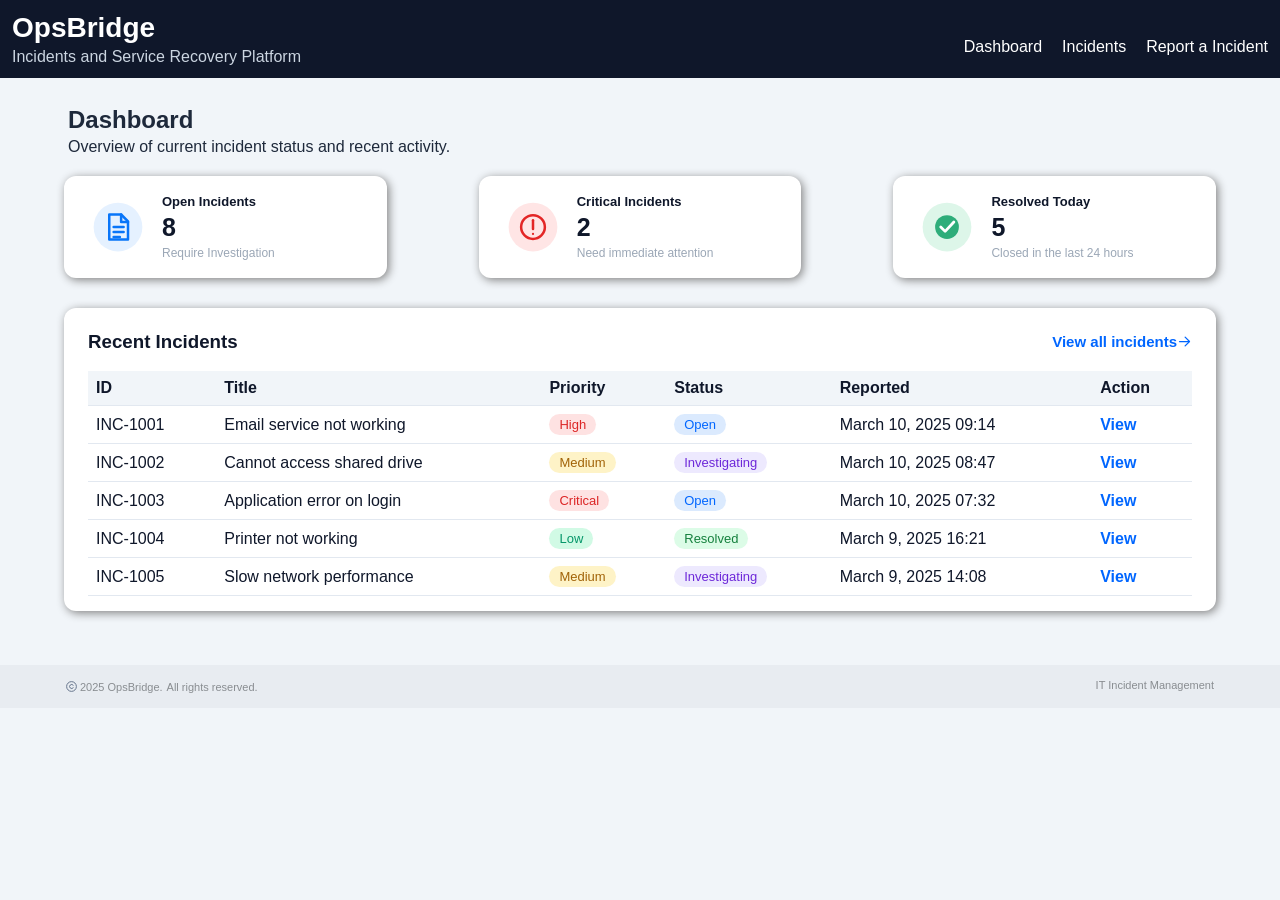
<file: index.html>
<!DOCTYPE html>
<html lang="en">
    <head>
        <meta charset="UTF-8">
        <meta name="viewport" content="width=device-width, initial-scale=1.0">
        <link rel="stylesheet" href="style.css">
        <title>OpsBridge | Dashboard</title>
    </head>
    <body>
        <header>
            <div>
                <h1>OpsBridge</h1>
                <p>Incidents and Service Recovery Platform</p>
            </div>

            <nav>
                <a href="index.html" aria-current="page">Dashboard</a>
                <a href="incidents.html">Incidents</a>
                <a href="report-incident.html">Report a Incident</a>
            </nav>
        </header>
        <main>
            <section class="page_details">
                <h2>Dashboard</h2>
                <p>Overview of current incident status and recent activity.</p>
            </section>
            <div class="cards_section">
                <div class="dashboard_cards">
                    <div class="cards_image" id="open_incident_image">
                        <img src="/assests/open-incidents.svg" width="60px" alt="open incidents">
                    </div>
                    <div class="cards_details" id="open_incident_details">
                        <p class="incident_status">Open Incidents</p>
                        <p class="incident_number">8</p>
                        <p class="incident_other_detail">Require Investigation</p>
                    </div>
                </div>

                <div class="dashboard_cards">
                    <div class="cards_image" id="critical_incident_image">
                        <img src="/assests/critical-incidents.svg" width="60px" alt="critical incidents">
                    </div>
                    <div class="cards_details" id="critical_incident_details">
                        <p class="incident_status">Critical Incidents</p>
                        <p class="incident_number">2</p>
                        <p class="incident_other_detail">Need immediate attention</p>
                    </div>
                </div>

                <div class="dashboard_cards">
                    <div class="cards_image" id="resolved_incident_image">
                        <img src="/assests/resolved-today.svg" width="60px" alt="resolved incidents">
                    </div>
                    <div class="cards_details" id="resolved_incident_details">
                        <p class="incident_status">Resolved Today</p>
                        <p class="incident_number">5</p>
                        <p class="incident_other_detail">Closed in the last 24 hours</p>
                    </div>
                </div>
            </div>

            <section class="incident_table_section">
                <div class="incident_table_details">
                    <h3>Recent Incidents</h3>
                    <div class="view_all_incident_section">
                        <a href="incidents.html">View all incidents</a>
                        <img src="/assests/right-arrow.svg" width="15px" alt="right arrow">
                    </div>
                </div>
                <div>
                    <table>
                        <thead>
                            <tr>
                                <th scope="col">ID</th>
                                <th scope="col">Title</th>
                                <th scope="col">Priority</th>
                                <th scope="col">Status</th>
                                <th scope="col">Reported</th>
                                <th scope="col">Action</th>
                            </tr>
                        </thead>
                        <tbody>
                            <tr>
                                <td>INC-1001</td>
                                <td>Email service not working</td>
                                <td><span class="badge priority-high">High</span></td>
                                <td><span class="badge status-open">Open</span></td>
                                <td>March 10, 2025 09:14</td>
                                <td><a href="index.html">View</a></td>
                            </tr>
                            <tr>
                                <td>INC-1002</td>
                                <td>Cannot access shared drive</td>
                                <td><span class="badge priority-medium">Medium</span></td>
                                <td><span class="badge status-investigating">Investigating</span></td>
                                <td>March 10, 2025 08:47</td>
                                <td><a href="index.html">View</a></td>
                            </tr>
                            <tr>
                                <td>INC-1003</td>
                                <td>Application error on login</td>
                                <td><span class="badge priority-critical">Critical</span></td>
                                <td><span class="badge status-open">Open</span></td>
                                <td>March 10, 2025 07:32</td>
                                <td><a href="index.html">View</a></td>
                            </tr>
                            <tr>
                                <td>INC-1004</td>
                                <td>Printer not working</td>
                                <td><span class="badge priority-low">Low</span></td>
                                <td><span class="badge status-resolved">Resolved</span></td>
                                <td>March 9, 2025 16:21</td>
                                <td><a href="index.html">View</a></td>
                            </tr>
                            <tr>
                                <td>INC-1005</td>
                                <td>Slow network performance</td>
                                <td><span class="badge priority-medium">Medium</span></td>
                                <td><span class="badge status-investigating">Investigating</span></td>
                                <td>March 9, 2025 14:08</td>
                                <td><a href="index.html">View</a></td>
                            </tr>
                        </tbody>
                    </table>
                </div>
            </section>
        </main>
        <footer>
            <div class="footer-section">
                <div class="copyright-section">
                    <div class="copyright-img-div">
                        <img src="/assests/copyright.svg" width="13px" alt="copyright">
                        <a href="index.html">2025 OpsBridge.</a>
                        <p>All rights reserved.</p>
                    </div>
                </div>
                <div>
                    <p>IT Incident Management</p>
                </div>
            </div>
        </footer>
    </body>
</html>
</file>
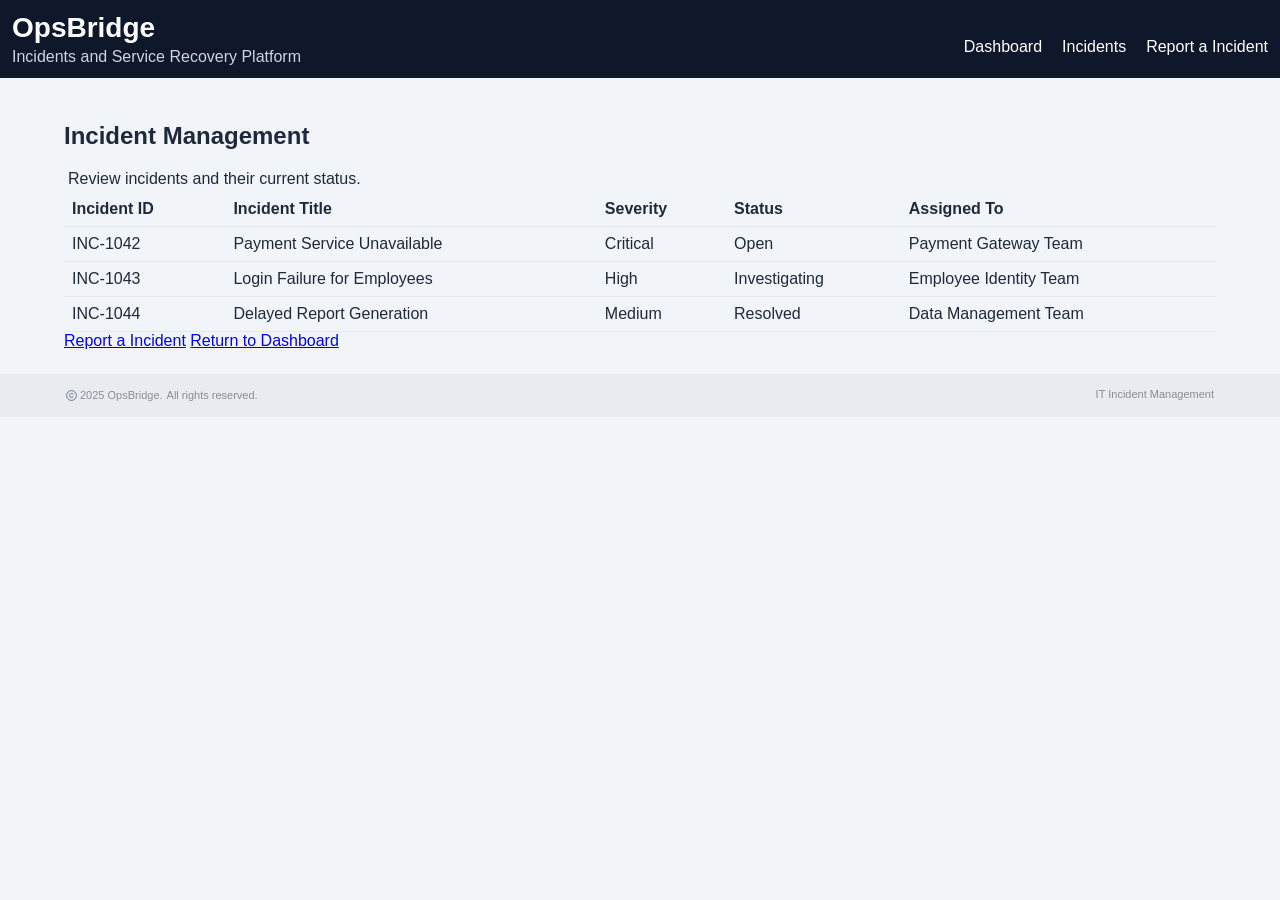
<file: incidents.html>
<!DOCTYPE html>
<html lang="en">
    <head>
        <meta charset="UTF-8">
        <meta name="viewport" content="width=device-width, initial-scale=1.0">
        <link rel="stylesheet" href="style.css">
        <title>OpsBridge | All Incidents</title>
    </head>
    <body>
        <header>
            <div>
                <h1>OpsBridge</h1>
                <p>Incidents and Service Recovery Platform</p>
            </div>

            <nav>
                <a href="index.html" aria-current="page">Dashboard</a>
                <a href="incidents.html">Incidents</a>
                <a href="report-incident.html">Report a Incident</a>
            </nav>
        </header>
        <main>
            <h2>Incident Management</h2>
            <p>Review incidents and their current status.</p>

            <table>
                <thead>
                    <tr>
                        <th scope="col">Incident ID</th>
                        <th scope="col">Incident Title</th>
                        <th scope="col">Severity</th>
                        <th scope="col">Status</th>
                        <th scope="col">Assigned To</th>
                    </tr>
                    </thead>
                <tbody>
                    <tr>
                        <td>INC-1042</td>
                        <td>Payment Service Unavailable</td>
                        <td>Critical</td>
                        <td>Open</td>
                        <td>Payment Gateway Team</td>
                    </tr>
                    <tr>
                        <td>INC-1043</td>
                        <td>Login Failure for Employees</td>
                        <td>High</td>
                        <td>Investigating</td>
                        <td>Employee Identity Team</td>
                    </tr>
                    <tr>
                        <td>INC-1044</td>
                        <td>Delayed Report Generation</td>
                        <td>Medium</td>
                        <td>Resolved</td>
                        <td>Data Management Team</td>
                    </tr>
                </tbody>
            </table>
            <section>
                <a href="report-incident.html">Report a Incident</a>
                <a href="index.html">Return to Dashboard</a>
            </section>
        </main>
        <footer>
            <div class="footer-section">
                <div class="copyright-section">
                    <div class="copyright-img-div">
                        <img src="/assests/copyright.svg" width="13px" alt="copyright">
                        <a href="index.html">2025 OpsBridge.</a>
                        <p>All rights reserved.</p>
                    </div>
                </div>
                <div>
                    <p>IT Incident Management</p>
                </div>
            </div>
        </footer>
    </body>
</html>
</file>
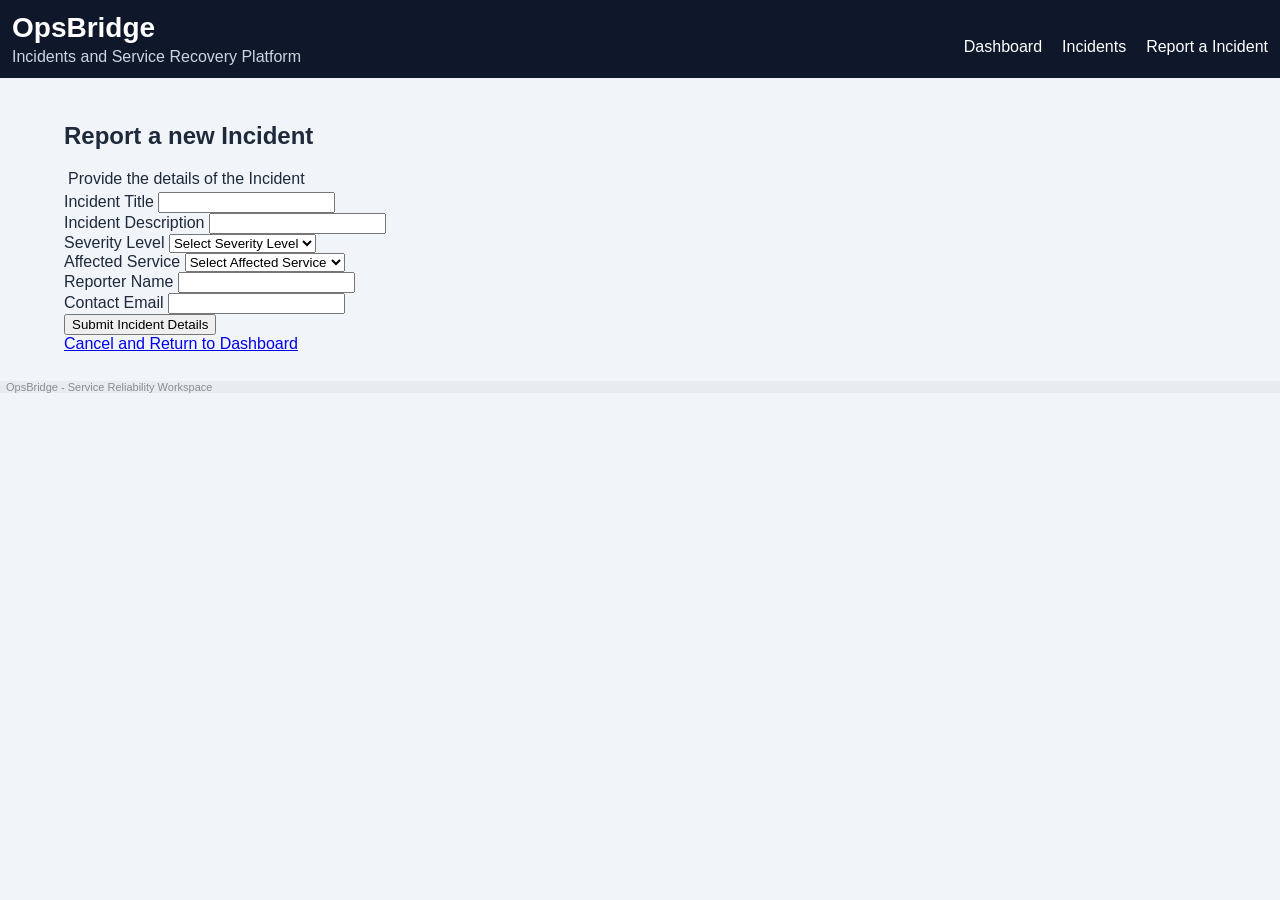
<file: report-incident.html>
<!DOCTYPE html>
<html lang="en">
    <head>
        <meta charset="UTF-8">
        <meta name="viewport", content="width=device-width, initial-scale1.0">
        <link rel="stylesheet" href="style.css">
        <title>OpsBridge | Report Incident</title>
    </head>
    <body>
        <header>
            <div>
                <h1>OpsBridge</h1>
                <p>Incidents and Service Recovery Platform</p>
            </div>

            <nav>
                <a href="index.html" aria-current="page">Dashboard</a>
                <a href="incidents.html">Incidents</a>
                <a href="report-incident.html">Report a Incident</a>
            </nav>
        </header>
        <main>
            <h2>Report a new Incident</h2>
            <p>Provide the details of the Incident</p>

            <form action="submit" method="get" class="report-form"
                <div>
                    <label for="incident_title">Incident Title</label>
                    <input 
                    type="text"
                    id="incident_title"
                    maxlength="100"
                    required
                    >
                </div>

                <div>
                    <label for="incident_description">Incident Description</label>
                    <input
                    type="text"
                    id="incident_description"
                    rows=5
                    required
                    >
                </div>

                <div>
                    <label for="severity_level">Severity Level</label>
                    <select name="severity" id="severity_level" required>
                        <option value="">Select Severity Level</option>
                        <option value="low">Low</option>
                        <option value="medium">Medium</option>
                        <option value="high">High</option>
                        <option value="critical">Critical</option>
                    </select>
                </div>

                <div>
                    <label for="affected_service">Affected Service</label>
                    <select name="affected_service" id="affected_service" required>
                        <option value="">Select Affected Service</option>
                        <option value="payments">Payment Service</option>
                        <option value="identity">Identity and Login</option>
                        <option value="reporting">Reporting Service</option>
                        <option value="network">Corporate Network</option>
                    </select>
                </div>

                <div>
                    <label for="reporter_name">Reporter Name</label>
                    <input
                    type="text"
                    id="reporter_name"
                    name="reporter_name"
                    required
                    >
                </div>

                <div>
                    <label for="contact_email">Contact Email</label>
                    <input
                    type="email"
                    id="contact_email"
                    name="contact_email"
                    required
                    >
                </div>

                <button type="submit">Submit Incident Details</button>
            </form>

            <a href="index.html">Cancel and Return to Dashboard</a>
        </main>
        <footer>
            <p>OpsBridge - Service Reliability Workspace</p>
        </footer>
    </body>
</html>
</file>
<file: style.css>
* {
    box-sizing: border-box;
}

body {
    margin: 0;
    background-color: #f1f5f9;
    color: #1e293b;
    font-family: Arial, Helvetica, sans-serif;
    font-size: 16px;
}

header {
    display: flex;
    justify-content: space-between;
    background-color: #0f172a;
    color: #ffffff;
    padding: 12px;
}

header h1 {
    margin: 0;
    font-size: 28px;
}

header p {
    margin: 4px 0 0;
    color: #cbd5e1;
}

nav {
    display: flex;
    align-items: center;
    gap: 20px;
    margin-top: 16px;
}

nav a {
    text-decoration: none;
    color: #ffffff;
    padding: 4px 0;
}

nav a:hover {
    text-decoration: underline;
}

main {
    width: 100%;
    max-width: 1200px;
    margin: 0 auto;
    padding: 24px;
}

.page_details h2, p {
    margin: 4px;
}

.cards_section {
    display: flex;
    justify-content: space-between;
    margin: 20px 0px;
}

.dashboard_cards {
    width: 28%;
    display: flex;
    justify-content: flex-start;
    background-color: #ffffff;
    color: #0f172a;
    padding: 4px 24px;
    box-shadow: 2px 2px 10px gray;
    border-radius: 12px;
}

.cards_image {
    display: flex;
    align-items: center;
}

.cards_details p {
    margin: 4px;
}

.cards_details {
    padding: 10px;
}

.incident_number {
    font-size: 25px;
    font-weight: bolder;
}

.incident_status {
    font-size: 13px;
    font-weight: bold;
}

.incident_other_detail {
    font-size: 12px;
    color: #9ba7b6;
}

.incident_table_section {
    background-color: #ffffff;
    color: #0f172a;
    padding: 4px 24px 15px 24px;
    box-shadow: 2px 2px 10px gray;
    border-radius: 12px;
    margin: 30px 0;
}

.incident_table_details {
    display: flex;
    justify-content: space-between;
}

.incident_table_details a {
    font-size: 15px;
    font-weight: bold;
    color: #0066ff;
    text-decoration: none;
}

.view_all_incident_section {
    display: flex;
    justify-content: space-around;
    align-items: center;
}

table {
    width: 100%;
    border-collapse: collapse;
}

thead {
    text-align: left;
}

thead th {
    background-color: #f1f5f9;
    padding: 8px;
}

tbody td {
    padding: 8px;
}

.badge {
  display: inline-block;
  padding: 4px 10px;
  border-radius: 20px;
  font-size: 13px;
  font-weight: 500;
  line-height: 1;
  white-space: nowrap;
}

.priority-high,
.priority-critical {
  color: #DC2626;
  background-color: #FEE2E2;
}

.priority-medium {
  color: #A16207;
  background-color: #FEF3C7;
}

.priority-low {
  color: #059669;
  background-color: #D1FAE5;
}

.status-open {
  color: #0066FF;
  background-color: #DBEAFE;
}

.status-investigating {
  color: #6D28D9;
  background-color: #EDE9FE;
}

.status-resolved {
  color: #15803D;
  background-color: #DCFCE7;
}

td a {
    font-weight: bold;
    color: #0066ff;
    text-decoration: none;
}

th, td {
    border-bottom: 1px solid #e2e8f0;
}

tbody tr:hover {
    background-color: #f8fafc;
}

footer {
    font-size: 11px;
    background-color: #e8ecf1;
}

.footer-section {
    width: 100%;
    max-width: 1200px;
    display: flex;
    justify-content: space-between;
    margin: 0 auto;
    padding: 10px 20px;
}

.copyright-img-div {
    display: flex;
    align-items: center;
    margin: auto;
    padding: 5px;
}

.copyright-img-div p {
    margin: 0;
}

footer a,
footer p {
    color: #898d91;
    padding: 0 2px;
    text-decoration: none;
}
</file>
